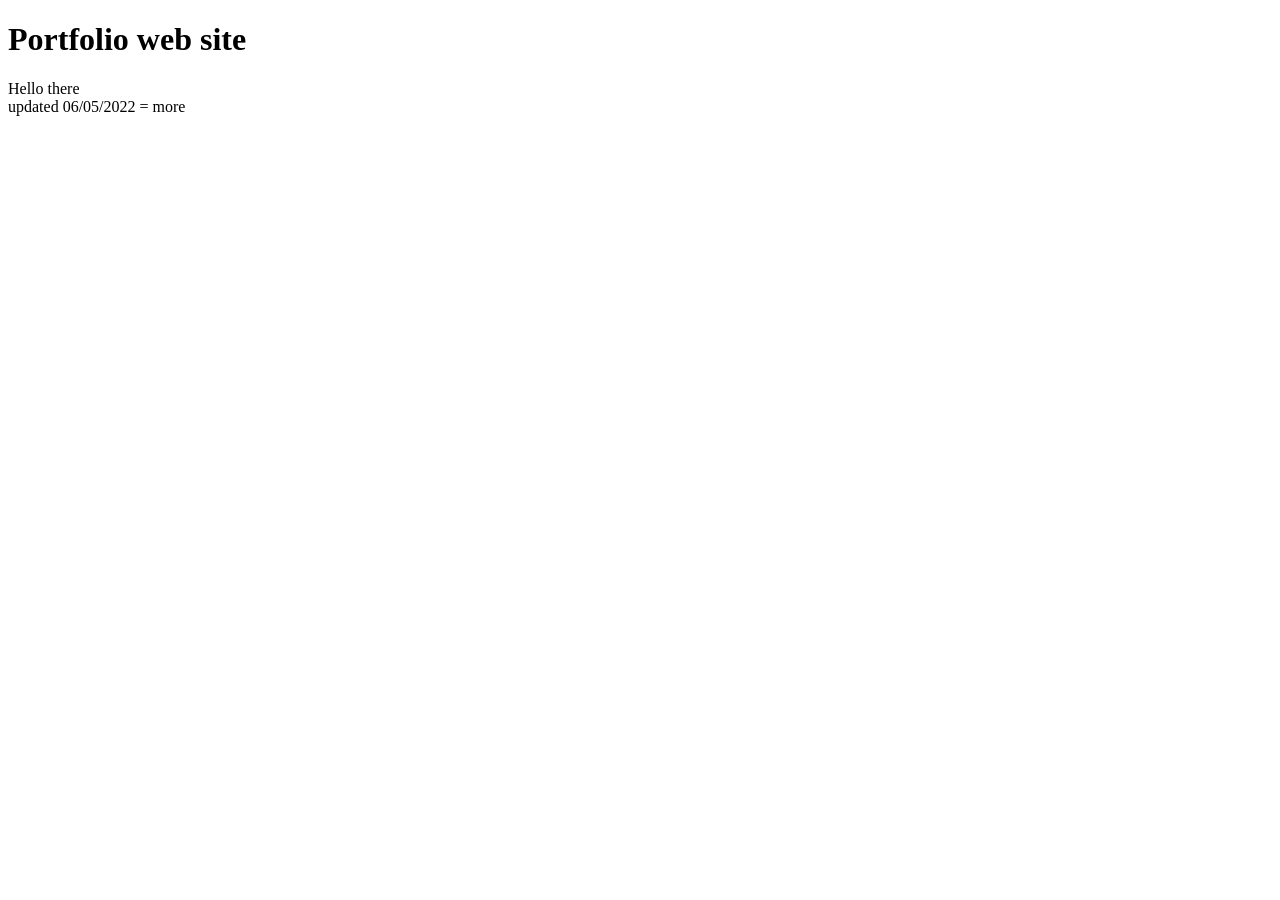
<file: index.html>
<!DOCTYPE html>
<html lang="en">
<head>
    <meta charset="UTF-8">
    <meta name="viewport" content="width=device-width, initial-scale=1.0">
    <meta http-equiv="X-UA-Compatible" content="ie=edge">
    <link rel="stylesheet" href="./css/style.css">
    <title>justajazz webdev</title>
</head>
<body>
    <h1>Portfolio web site</h1>
    Hello there<br />updated 06/05/2022 = more
</body>
</html>
</file>
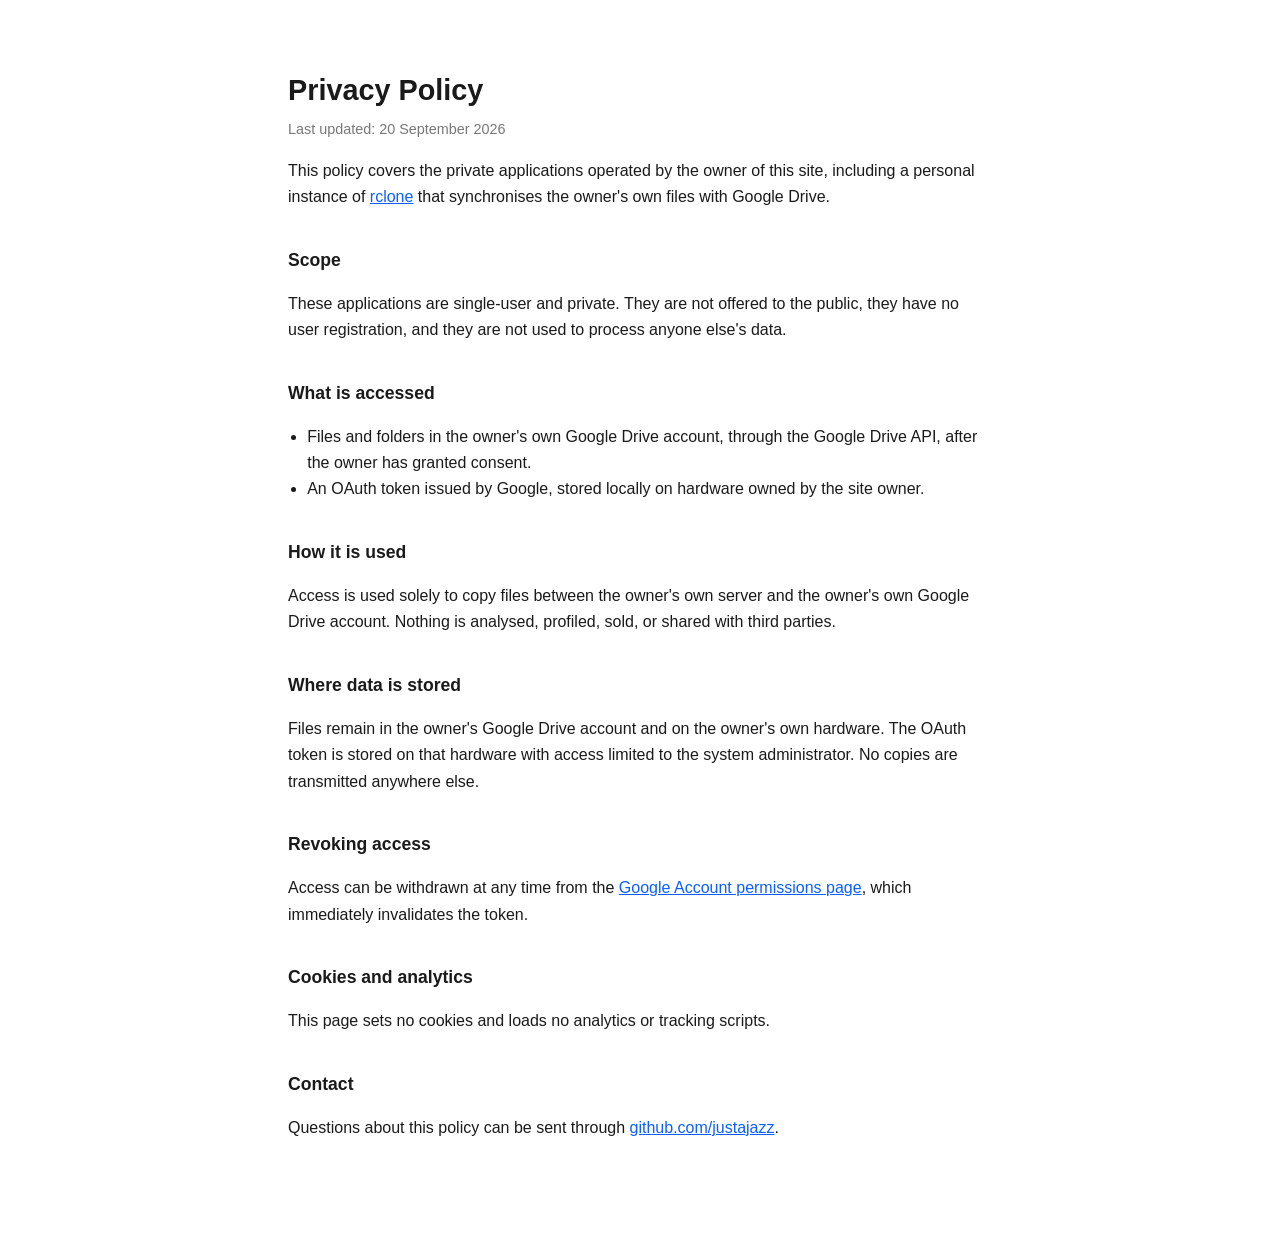
<file: privacy.html>
<!DOCTYPE html>
<html lang="en">
<head>
<meta charset="utf-8">
<meta name="viewport" content="width=device-width, initial-scale=1">
<title>Privacy Policy</title>
<style>
  :root { color-scheme: light dark; }
  body {
    max-width: 44rem;
    margin: 0 auto;
    padding: 3rem 1.25rem 5rem;
    font: 16px/1.65 -apple-system, BlinkMacSystemFont, "Segoe UI", Roboto, Helvetica, Arial, sans-serif;
    color: #1a1a1a;
    background: #ffffff;
  }
  h1 { font-size: 1.8rem; margin-bottom: .2rem; }
  h2 { font-size: 1.1rem; margin-top: 2.2rem; }
  .updated { color: #777; font-size: .9rem; margin-top: 0; }
  ul { padding-left: 1.2rem; }
  a { color: #0b5fff; }
  @media (prefers-color-scheme: dark) {
    body { color: #e6e6e6; background: #161616; }
    .updated { color: #999; }
    a { color: #7fb3ff; }
  }
</style>
</head>
<body>

<h1>Privacy Policy</h1>
<p class="updated">Last updated: 20 September 2026</p>

<p>This policy covers the private applications operated by the owner of this site,
including a personal instance of <a href="https://rclone.org/">rclone</a> that
synchronises the owner's own files with Google Drive.</p>

<h2>Scope</h2>
<p>These applications are single-user and private. They are not offered to the public,
they have no user registration, and they are not used to process anyone else's data.</p>

<h2>What is accessed</h2>
<ul>
  <li>Files and folders in the owner's own Google Drive account, through the Google Drive API, after the owner has granted consent.</li>
  <li>An OAuth token issued by Google, stored locally on hardware owned by the site owner.</li>
</ul>

<h2>How it is used</h2>
<p>Access is used solely to copy files between the owner's own server and the owner's own
Google Drive account. Nothing is analysed, profiled, sold, or shared with third parties.</p>

<h2>Where data is stored</h2>
<p>Files remain in the owner's Google Drive account and on the owner's own hardware.
The OAuth token is stored on that hardware with access limited to the system administrator.
No copies are transmitted anywhere else.</p>

<h2>Revoking access</h2>
<p>Access can be withdrawn at any time from the
<a href="https://myaccount.google.com/permissions">Google Account permissions page</a>,
which immediately invalidates the token.</p>

<h2>Cookies and analytics</h2>
<p>This page sets no cookies and loads no analytics or tracking scripts.</p>

<h2>Contact</h2>
<p>Questions about this policy can be sent through
<a href="https://github.com/justajazz">github.com/justajazz</a>.</p>

</body>
</html>
</file>
<file: css/style.css>
body {
    background-color: c5e4c1;
    }
h1 {
    align-self: center;
}
</file>
